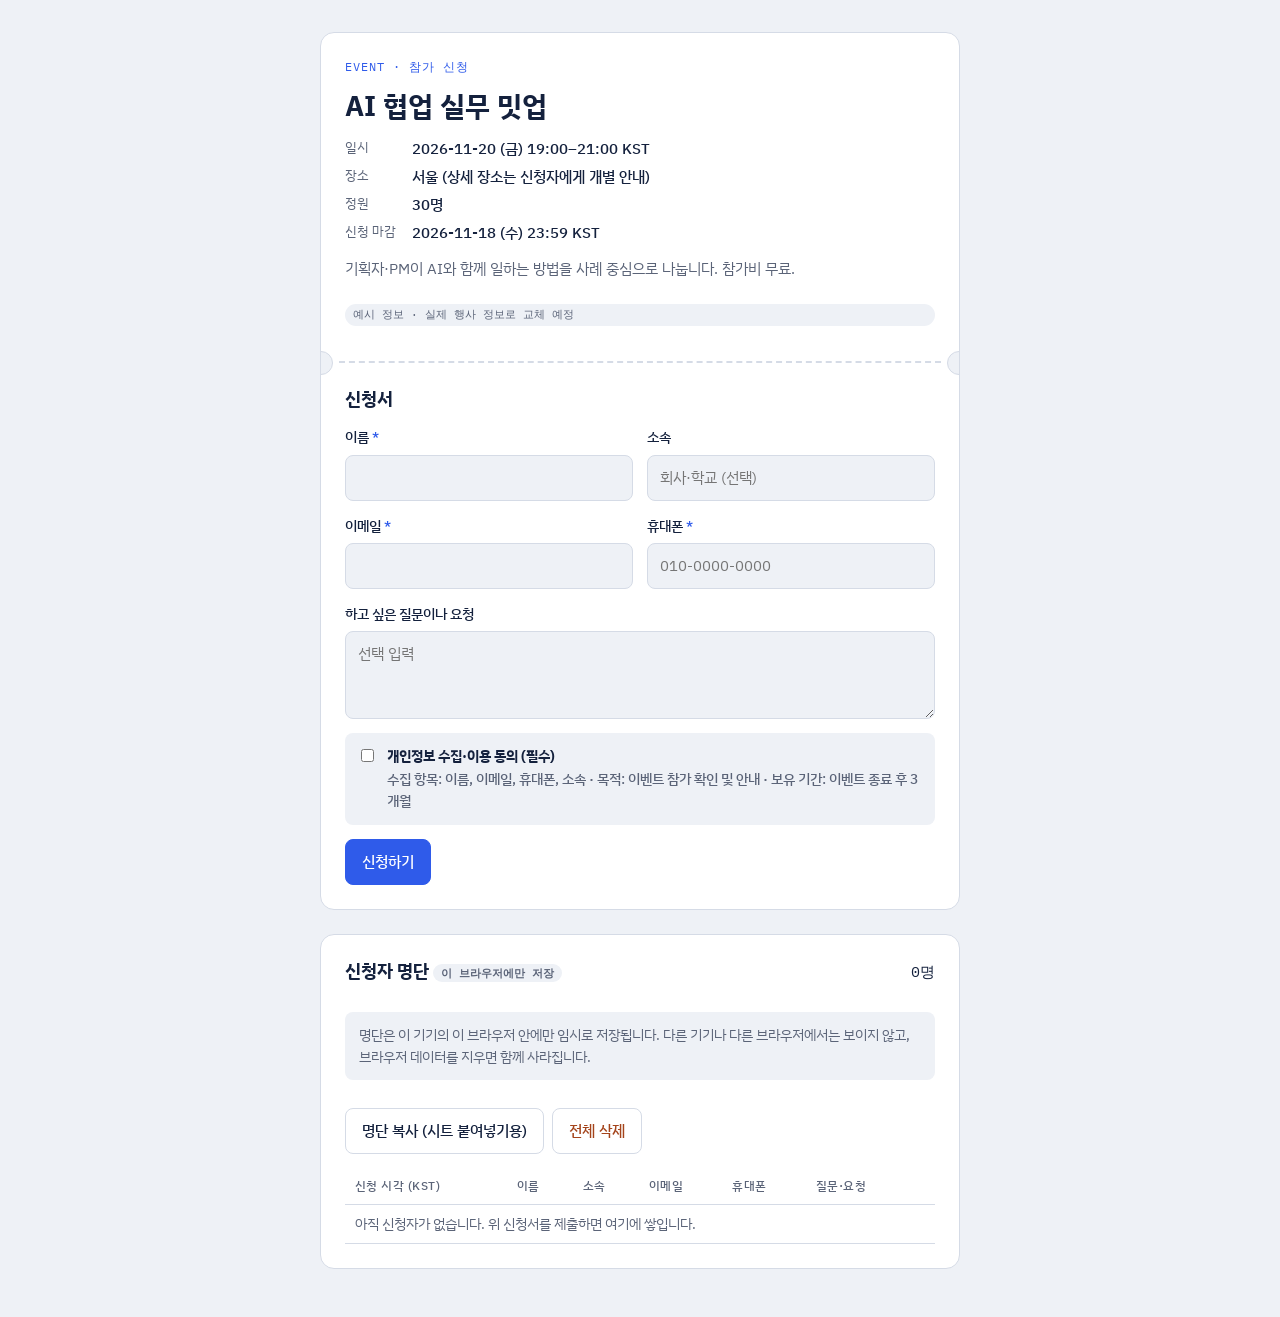
<file: public/assets/aistudio/________________________v2_20261105_5e0888ae.html>
<!doctype html>
<html lang="ko">
<head>
<meta charset="utf-8">
<meta name="viewport" content="width=device-width,initial-scale=1">
<title>셀렉트웨이 이벤트 신청</title>
<link rel="preconnect" href="https://fonts.googleapis.com">
<link rel="stylesheet" href="https://fonts.googleapis.com/css2?family=IBM+Plex+Sans+KR:wght@400;500;700&family=IBM+Plex+Mono:wght@500&display=swap">
<style>
/* Layout: 한 장의 입장권(이벤트 정보 + 절취선 + 신청서) 아래에 이 브라우저에 저장된 신청자 명단 */
:root{
  --bg:#EEF1F6; --paper:#FFFFFF; --ink:#14213D; --muted:#5B6478; --line:#D5DBE6;
  --accent:#2F5BEA; --accent-ink:#FFFFFF; --ok:#0F7B4E; --ok-bg:#E3F4EC; --warn:#A4441B; --warn-bg:#FBEDE6;
  --f-body:"IBM Plex Sans KR","Apple SD Gothic Neo","Malgun Gothic",system-ui,sans-serif;
  --f-mono:"IBM Plex Mono",ui-monospace,Menlo,monospace;
}
@media (prefers-color-scheme:dark){:root:not([data-theme="light"]){
  --bg:#0E1424; --paper:#172036; --ink:#E8ECF5; --muted:#9AA4BA; --line:#2C3752;
  --accent:#7C9BFF; --accent-ink:#0E1424; --ok:#5FD39C; --ok-bg:#163327; --warn:#F2A07C; --warn-bg:#3A2219; color-scheme:dark}}
:root[data-theme="dark"]{
  --bg:#0E1424; --paper:#172036; --ink:#E8ECF5; --muted:#9AA4BA; --line:#2C3752;
  --accent:#7C9BFF; --accent-ink:#0E1424; --ok:#5FD39C; --ok-bg:#163327; --warn:#F2A07C; --warn-bg:#3A2219; color-scheme:dark}
*{box-sizing:border-box}
body{margin:0;background:var(--bg);color:var(--ink);font-family:var(--f-body);font-size:15px;line-height:1.6;
  padding-left:max(16px,env(safe-area-inset-left,0px));padding-right:max(16px,env(safe-area-inset-right,0px));padding-block:32px 48px}
main{max-width:640px;margin:0 auto;display:grid;gap:24px}
h1,h2{text-wrap:balance;margin:0;line-height:1.3}
h1{font-size:1.75rem;font-weight:700}
h2{font-size:1.125rem;font-weight:700}
.eyebrow{font-family:var(--f-mono);font-size:.75rem;letter-spacing:.08em;text-transform:uppercase;color:var(--accent)}
.muted{color:var(--muted)}
.ticket{background:var(--paper);border:1px solid var(--line);border-radius:14px;overflow:hidden}
.ticket-head{padding:24px;display:grid;gap:12px}
.meta{display:grid;grid-template-columns:auto 1fr;gap:4px 16px;margin:0}
.meta dt{font-size:.8125rem;color:var(--muted)}
.meta dd{margin:0;font-weight:500;min-width:0}
.desc{margin:0;white-space:pre-wrap}
.perf{position:relative;height:0;border-top:2px dashed var(--line);margin:0 18px}
.perf::before,.perf::after{content:"";position:absolute;top:-12px;width:22px;height:22px;border-radius:50%;background:var(--bg);border:1px solid var(--line)}
.perf::before{left:-30px}.perf::after{right:-30px}
.ticket-body{padding:24px;display:grid;gap:16px}
form{display:grid;gap:14px}
.field{display:grid;gap:6px}
label{font-size:.875rem;font-weight:500}
.req{color:var(--accent)}
input,textarea{font:inherit;color:var(--ink);background:var(--bg);border:1px solid var(--line);border-radius:8px;padding:10px 12px;width:100%}
textarea{min-height:88px;resize:vertical}
input:focus-visible,textarea:focus-visible,button:focus-visible{outline:2px solid var(--accent);outline-offset:2px}
.row2{display:grid;grid-template-columns:1fr 1fr;gap:14px}
@media (max-width:480px){.row2{grid-template-columns:1fr}}
.consent{display:flex;gap:10px;align-items:flex-start;font-size:.875rem;background:var(--bg);border-radius:8px;padding:12px}
.consent input{width:auto;margin-top:4px}
.btns{display:flex;flex-wrap:wrap;gap:8px}
button{font:inherit;font-weight:500;border-radius:8px;padding:10px 16px;cursor:pointer;border:1px solid var(--line);background:var(--paper);color:var(--ink)}
button.primary{background:var(--accent);border-color:var(--accent);color:var(--accent-ink)}
button.danger{color:var(--warn)}
button:disabled{opacity:.55;cursor:not-allowed}
.note{border-radius:8px;padding:12px 14px;font-size:.875rem}
.note.ok{background:var(--ok-bg);color:var(--ok)}
.note.warn{background:var(--warn-bg);color:var(--warn)}
.note.info{background:var(--bg);color:var(--muted)}
.tag{display:inline-block;font-size:.7rem;font-family:var(--f-mono);padding:2px 8px;border-radius:999px;background:var(--bg);color:var(--muted)}
.list{background:var(--paper);border:1px solid var(--line);border-radius:14px;padding:24px;display:grid;gap:14px}
.list-top{display:flex;flex-wrap:wrap;gap:12px;justify-content:space-between;align-items:baseline}
.count{font-family:var(--f-mono);font-variant-numeric:tabular-nums}
.tbl-wrap{overflow-x:auto}
table{border-collapse:collapse;width:100%;font-size:.875rem;min-width:600px}
th,td{text-align:left;padding:8px 10px;border-bottom:1px solid var(--line);vertical-align:top}
th{font-size:.75rem;color:var(--muted);font-weight:500;letter-spacing:.04em}
td.num{font-variant-numeric:tabular-nums;white-space:nowrap}
#copy-fallback{min-height:120px;font-family:var(--f-mono);font-size:.8rem}
@media (prefers-reduced-motion:reduce){*{transition:none!important}}
</style>

</head>
<body>
<main>
  <article class="ticket" aria-labelledby="ev-title">
    <header class="ticket-head">
      <span class="eyebrow">Event · 참가 신청</span>
      <h1 id="ev-title">AI 협업 실무 밋업</h1>
      <dl class="meta">
        <dt>일시</dt><dd>2026-11-20 (금) 19:00–21:00 KST</dd>
        <dt>장소</dt><dd>서울 (상세 장소는 신청자에게 개별 안내)</dd>
        <dt>정원</dt><dd>30명</dd>
        <dt>신청 마감</dt><dd>2026-11-18 (수) 23:59 KST</dd>
      </dl>
      <p class="desc muted">기획자·PM이 AI와 함께 일하는 방법을 사례 중심으로 나눕니다. 참가비 무료.</p>
      <p class="tag">예시 정보 · 실제 행사 정보로 교체 예정</p>
    </header>
    <div class="perf" aria-hidden="true"></div>
    <section class="ticket-body" aria-labelledby="form-title">
      <h2 id="form-title">신청서</h2>
      <p id="status" class="note info" role="status" hidden></p>
      <form id="apply" novalidate>
        <div class="row2">
          <div class="field"><label for="f-name">이름 <span class="req">*</span></label><input id="f-name" autocomplete="name" required></div>
          <div class="field"><label for="f-org">소속</label><input id="f-org" autocomplete="organization" placeholder="회사·학교 (선택)"></div>
        </div>
        <div class="row2">
          <div class="field"><label for="f-email">이메일 <span class="req">*</span></label><input id="f-email" type="email" autocomplete="email" required></div>
          <div class="field"><label for="f-phone">휴대폰 <span class="req">*</span></label><input id="f-phone" type="tel" autocomplete="tel" placeholder="010-0000-0000" required></div>
        </div>
        <div class="field"><label for="f-memo">하고 싶은 질문이나 요청</label><textarea id="f-memo" placeholder="선택 입력"></textarea></div>
        <label class="consent" for="f-agree"><input id="f-agree" type="checkbox" required>
          <span><strong>개인정보 수집·이용 동의 (필수)</strong><br><span class="muted">수집 항목: 이름, 이메일, 휴대폰, 소속 · 목적: 이벤트 참가 확인 및 안내 · 보유 기간: 이벤트 종료 후 3개월</span></span></label>
        <p id="form-err" class="note warn" hidden></p>
        <div class="btns"><button class="primary" id="btn-submit" type="submit">신청하기</button></div>
      </form>
    </section>
  </article>

  <section class="list" aria-labelledby="list-title">
    <div class="list-top">
      <h2 id="list-title">신청자 명단 <span class="tag">이 브라우저에만 저장</span></h2>
      <span class="count" id="count">0명</span>
    </div>
    <p class="note info" id="storage-note">명단은 이 기기의 이 브라우저 안에만 임시로 저장됩니다. 다른 기기나 다른 브라우저에서는 보이지 않고, 브라우저 데이터를 지우면 함께 사라집니다.</p>
    <div class="btns">
      <button type="button" id="btn-copy">명단 복사 (시트 붙여넣기용)</button>
      <button type="button" class="danger" id="btn-clear">전체 삭제</button>
    </div>
    <p id="list-msg" class="note info" hidden></p>
    <textarea id="copy-fallback" readonly hidden aria-label="복사용 명단"></textarea>
    <div class="tbl-wrap">
      <table>
        <thead><tr><th>신청 시각 (KST)</th><th>이름</th><th>소속</th><th>이메일</th><th>휴대폰</th><th>질문·요청</th><th></th></tr></thead>
        <tbody id="rows"></tbody>
      </table>
    </div>
  </section>
</main>

<script>
const KEY='swy-event-applications-v1';
const $=id=>document.getElementById(id);
const fmtKST=iso=>{try{return new Date(iso).toLocaleString('ko-KR',{timeZone:'Asia/Seoul',year:'numeric',month:'2-digit',day:'2-digit',hour:'2-digit',minute:'2-digit',hour12:false})}catch{return iso||''}};
let memoryOnly=false,list=[];

function load(){
  try{const raw=localStorage.getItem(KEY);const v=raw?JSON.parse(raw):[];return Array.isArray(v)?v:[]}
  catch{memoryOnly=true;return list}
}
function save(){
  try{localStorage.setItem(KEY,JSON.stringify(list));memoryOnly=false}
  catch{memoryOnly=true}
  renderNote();
}
function renderNote(){
  const n=$('storage-note');
  if(memoryOnly){n.className='note warn';n.textContent='이 브라우저는 저장 공간 사용이 막혀 있습니다(시크릿 창 등). 지금 입력한 명단은 이 창을 닫거나 새로고침하면 사라집니다.'}
}
function setStatus(kind,text){const s=$('status');s.className='note '+kind;s.textContent=text;s.hidden=!text}

function render(){
  $('count').textContent=list.length+'명';
  const tb=$('rows');tb.textContent='';
  if(!list.length){const td=tb.insertRow().insertCell();td.colSpan=7;td.className='muted';td.textContent='아직 신청자가 없습니다. 위 신청서를 제출하면 여기에 쌓입니다.';return}
  [...list].sort((a,b)=>b.createdAt.localeCompare(a.createdAt)).forEach(r=>{
    const tr=tb.insertRow();
    const c=(t,cls)=>{const td=tr.insertCell();td.textContent=t||'';if(cls)td.className=cls};
    c(fmtKST(r.createdAt),'num');c(r.name);c(r.org);c(r.email);c(r.phone,'num');c(r.memo);
    const td=tr.insertCell();const b=document.createElement('button');b.type='button';b.className='danger';b.textContent='삭제';
    let armed=false;
    b.onclick=()=>{if(!armed){armed=true;b.textContent='확인';setTimeout(()=>{armed=false;b.textContent='삭제'},4000);return}
      list=list.filter(x=>x.id!==r.id);save();render()};
    td.appendChild(b);
  });
}

const phone=$('f-phone');
phone.addEventListener('beforeinput',e=>{if(e.data&&/\s/.test(e.data)&&e.inputType==='insertText')e.preventDefault()});
phone.addEventListener('input',()=>{const v=phone.value,c=v.replace(/\s+/g,'');if(v!==c){const p=Math.max(0,(phone.selectionStart||c.length)-(v.length-c.length));phone.value=c;try{phone.setSelectionRange(p,p)}catch{}}});

const digits=s=>(s||'').replace(/\D/g,'');
$('apply').addEventListener('submit',e=>{
  e.preventDefault();const err=$('form-err');err.hidden=true;setStatus('','');
  const v={name:$('f-name').value.trim(),org:$('f-org').value.trim(),email:$('f-email').value.trim(),phone:$('f-phone').value.trim(),memo:$('f-memo').value.trim()};
  const miss=[];if(!v.name)miss.push('이름');if(!/^\S+@\S+\.\S+$/.test(v.email))miss.push('올바른 이메일');if(!/^[0-9\-+]{9,}$/.test(v.phone))miss.push('휴대폰 번호');
  if(!$('f-agree').checked)miss.push('개인정보 수집·이용 동의');
  if(miss.length){err.textContent=miss.join(', ')+'을(를) 확인해 주세요.';err.hidden=false;return}
  if(list.some(x=>digits(x.phone)===digits(v.phone))){err.textContent='이미 같은 휴대폰 번호로 신청되어 있습니다. 아래 명단을 확인해 주세요.';err.hidden=false;return}
  const id=Date.now().toString(36)+Math.random().toString(36).slice(2,7);
  list.push({id,...v,agreed:true,createdAt:new Date().toISOString()});
  save();render();
  $('apply').reset();
  setStatus('ok',`${v.name}님 신청이 접수되었습니다. 아래 명단에 추가되었습니다.`);
});

let clearArmed=false;
$('btn-clear').addEventListener('click',()=>{
  const b=$('btn-clear');if(!list.length)return;
  if(!clearArmed){clearArmed=true;b.textContent=`한 번 더 누르면 ${list.length}명 모두 삭제`;setTimeout(()=>{clearArmed=false;b.textContent='전체 삭제'},4000);return}
  clearArmed=false;b.textContent='전체 삭제';list=[];save();render();
  const m=$('list-msg');m.textContent='명단을 모두 삭제했습니다.';m.hidden=false;
});

$('btn-copy').addEventListener('click',()=>{
  const m=$('list-msg'),fb=$('copy-fallback');
  if(!list.length){m.textContent='복사할 신청자가 없습니다.';m.hidden=false;return}
  const head=['신청시각(KST)','이름','소속','이메일','휴대폰','질문·요청'];
  const tsv=[head,...[...list].sort((a,b)=>a.createdAt.localeCompare(b.createdAt)).map(r=>[fmtKST(r.createdAt),r.name,r.org,r.email,r.phone,(r.memo||'').replace(/\s+/g,' ')])].map(a=>a.map(x=>x||'').join('\t')).join('\n');
  const fallback=()=>{fb.value=tsv;fb.hidden=false;fb.select();m.textContent='자동 복사가 막혀 있습니다. 아래 칸이 선택되어 있으니 Ctrl/⌘+C로 복사하세요.';m.hidden=false};
  try{navigator.clipboard.writeText(tsv).then(()=>{fb.hidden=true;m.textContent=list.length+'명 명단을 복사했습니다. 구글 시트에 붙여넣으세요.';m.hidden=false},fallback)}catch{fallback()}
});

window.addEventListener('storage',e=>{if(e.key===KEY){list=load();render()}});
list=load();renderNote();render();
</script>
</body>
</html>
</file>
